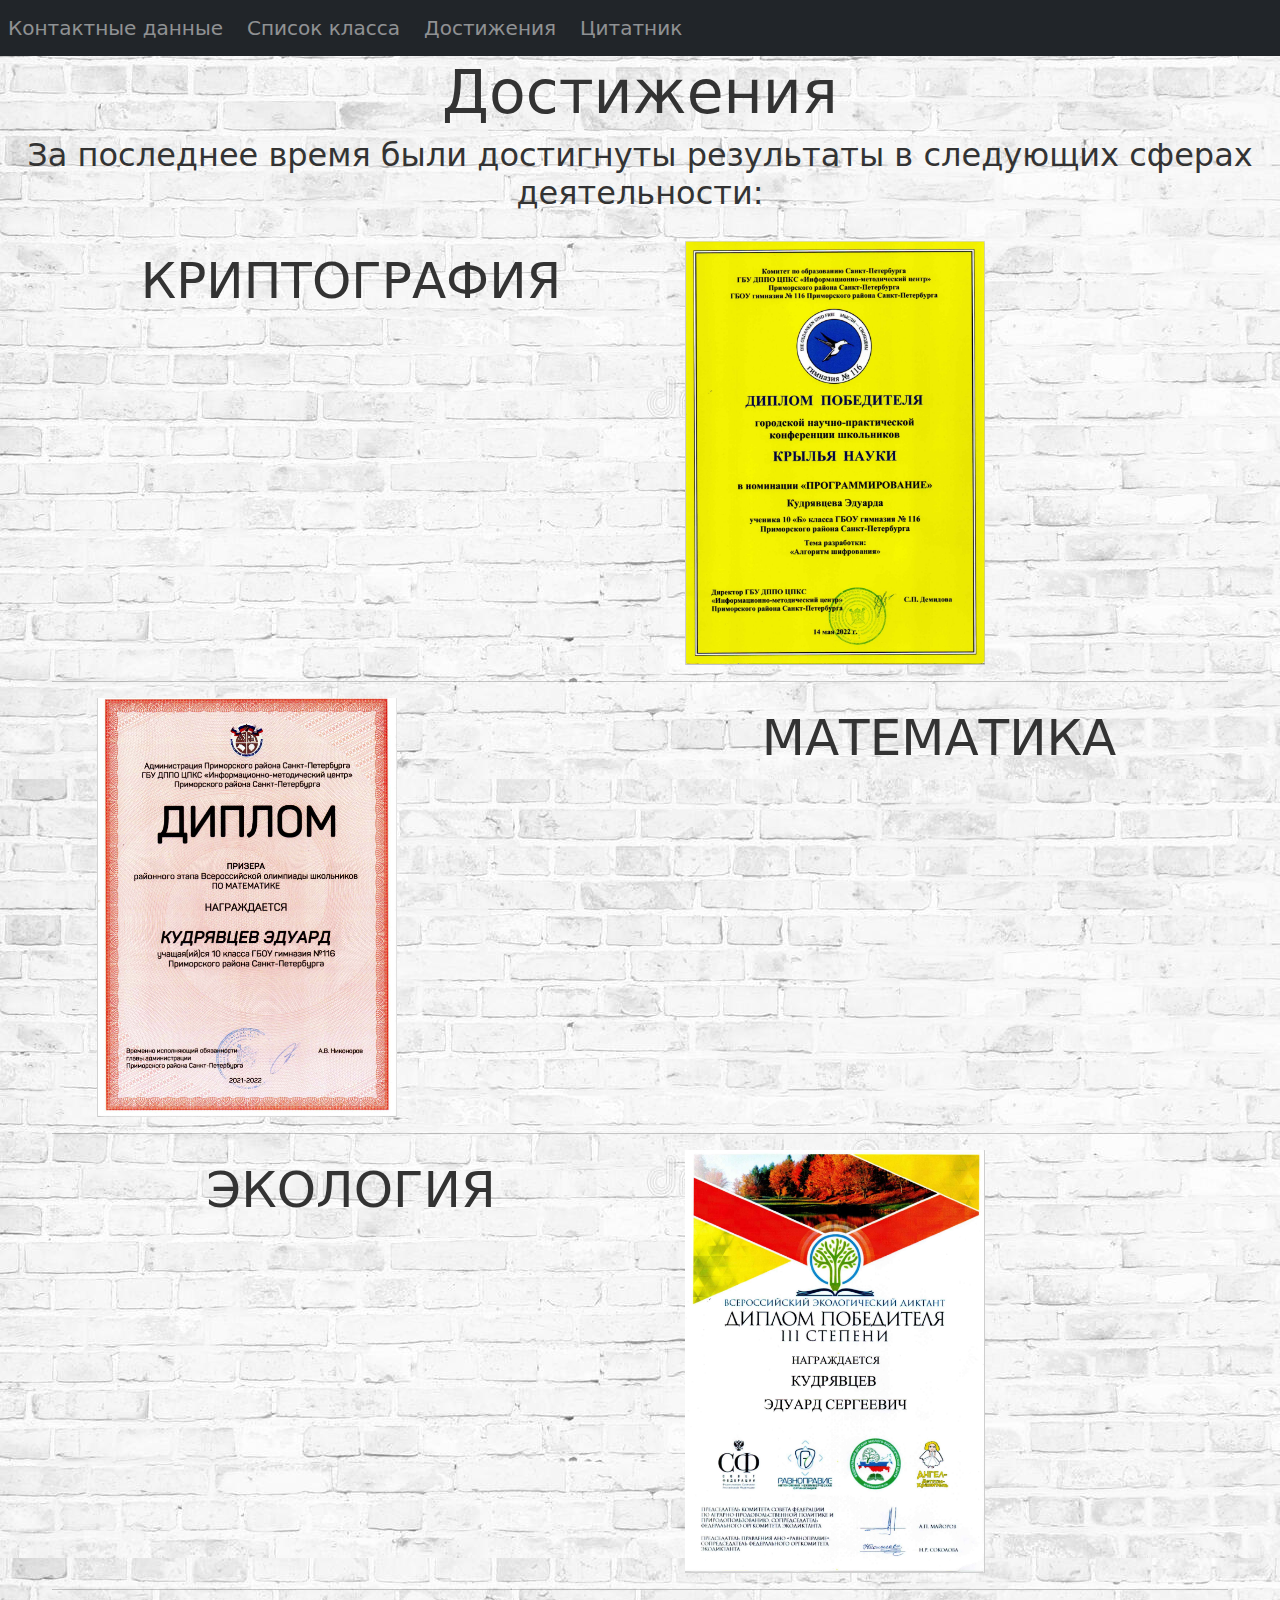
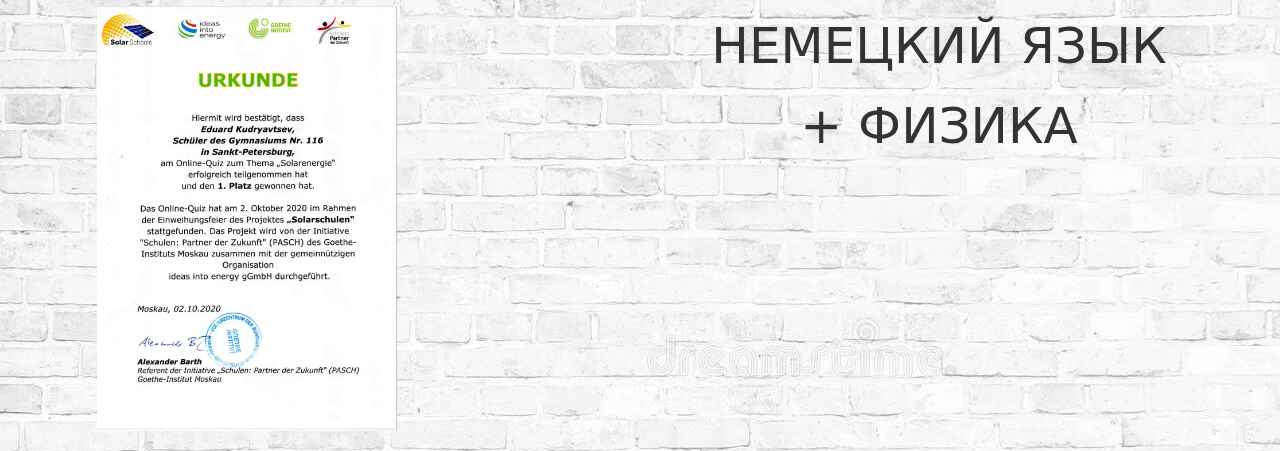
<file: achievements.html>
<!DOCTYPE html>
<html lang="en">
<head>
    <meta charset="UTF-8">
    <title>Достижения</title>
    <link rel="stylesheet" href="css/bootstrap.css">
    <link rel="stylesheet" href="css/special.css">
</head>
<body>
<nav class="navbar navbar-expand-lg navbar-dark bg-dark">
    <div class="collapse navbar-collapse" id="navbarNav">
        <ul class="navbar-nav">


            <li class="nav-item">
                <a class="lead nav-link h6 text-white-50 me-2 mb-0" href="index.html">Контактные данные</a>
            </li>
            <li class="nav-item">
                <a class="lead nav-link h6 text-white-50 me-2 mb-0" href="class_list.html">Список класса</a>
            </li>
            <li class="nav-item">
                <a class="lead nav-link h6 text-white-50 me-2 mb-0" href="achievements.html">Достижения</a>
            </li>
            <li class="nav-item">
                <a class="lead nav-link h6 text-white-50 me-2 mb-0" href="quotes.html">Цитатник</a>
            </li>
        </ul>
    </div>
</nav>





<h1>Достижения</h1>
<h2>За последнее время были достигнуты результаты в следующих сферах деятельности:</h2>
<section class="section">
    <div class="container">

        <div class="services">
            <div class="services__item">
                <div class="services__title">Криптография</div>
            </div>
            <div class="services__item">
                <div class="services__item__">
                    <img src="images/crypto.png" width="" height="" alt="">
                </div>
            </div>
        </div>

        <hr>

        <div class="services">
            <div class="services__item">
                <div class="services__item__">
                    <img src="images/math.png" width="" height="" alt="">
                </div>
            </div>
            <div class="services__item">
                <div class="services__title">Математика</div>
            </div>
        </div>

        <hr>

        <div class="services">
            <div class="services__item">
                <div class="services__title">Экология</div>
            </div>
            <div class="services__item">
                <div class="services__item__">
                    <img src="images/ecology.png" width="" height="" alt="">
                </div>
            </div>
        </div>

        <hr>

        <div class="services">
            <div class="services__item">
                <div class="services__item__">
                    <img src="images/deutsch.png" width="" height="" alt="">
                </div>
            </div>
            <div class="services__item">
                <div class="services__title">Немецкий язык + Физика</div>
            </div>
        </div>

    </div><!-- /.container -->
</section>

</body>
</html>
</file>
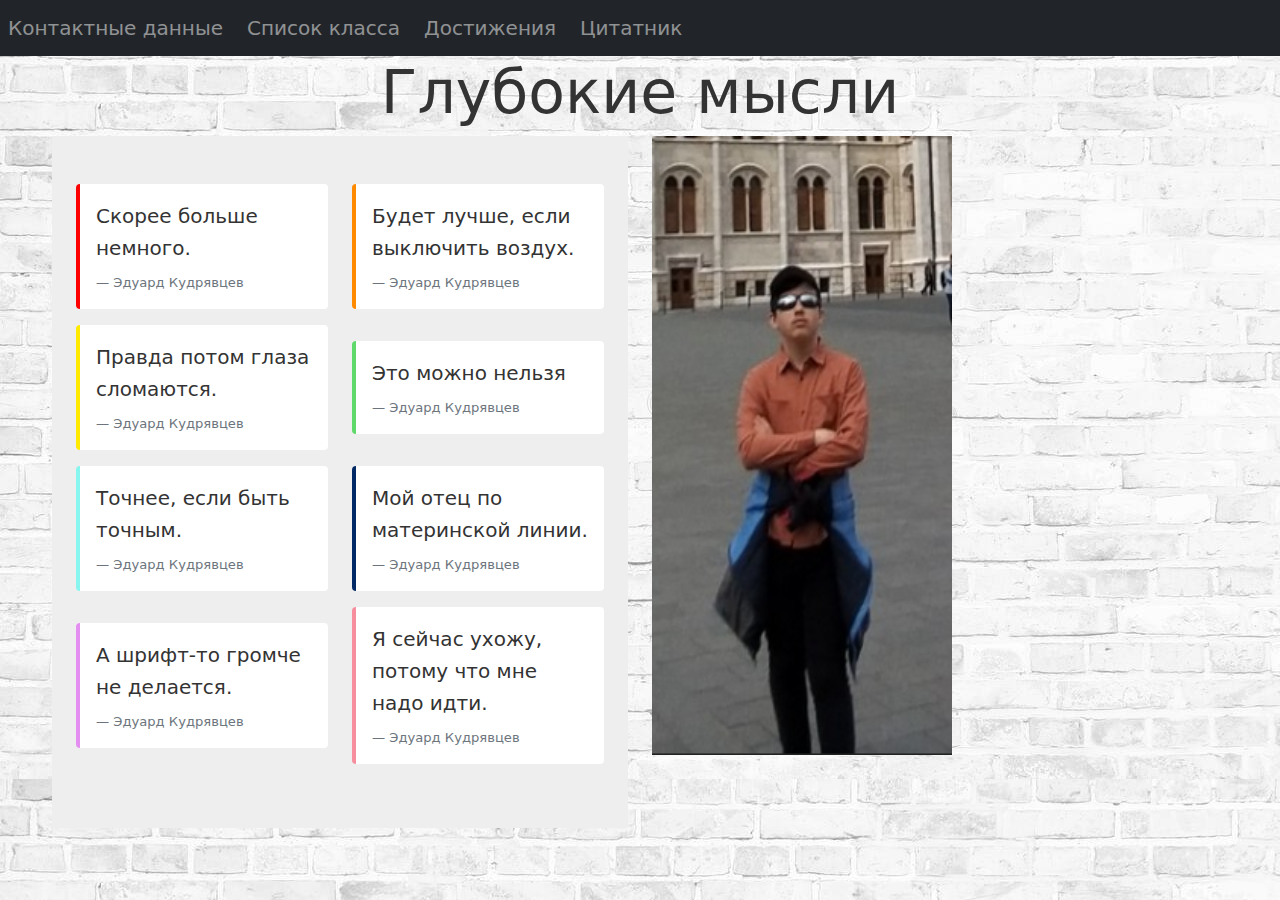
<file: quotes.html>
<!DOCTYPE html>
<html lang="en">
<head>
    <meta charset="UTF-8">
    <title>Цитаты</title>
    <link rel="stylesheet" href="css/bootstrap.css">
    <link rel="stylesheet" href="css/special.css">
</head>
<body>
<nav class="navbar navbar-expand-lg navbar-dark bg-dark">
    <div class="collapse navbar-collapse" id="navbarNav">
        <ul class="navbar-nav">


            <li class="nav-item">
                <a class="lead nav-link h6 text-white-50 me-2 mb-0" href="index.html">Контактные данные</a>
            </li>
            <li class="nav-item">
                <a class="lead nav-link h6 text-white-50 me-2 mb-0" href="class_list.html">Список класса</a>
            </li>
            <li class="nav-item">
                <a class="lead nav-link h6 text-white-50 me-2 mb-0" href="achievements.html">Достижения</a>
            </li>
            <li class="nav-item">
                <a class="lead nav-link h6 text-white-50 me-2 mb-0" href="quotes.html">Цитатник</a>
            </li>
        </ul>
    </div>
</nav>




<h1 align="center">Глубокие мысли</h1>
<div class="container">
    <div class="row">
        <div class="col">
            <section class="vh-50" style="background-color: #eee;">
                <div class="container py-5 h-100">
                    <div class="row d-flex align-items-center h-20">
                        <div class="col col-lg-6 mb-4 mb-lg-0">
                            <figure class="bg-white p-3 rounded" style="border-left: .25rem solid #ff0000;">
                                <blockquote class="blockquote pb-2">
                                    <p>
                                        Скорее больше немного.
                                    </p>
                                </blockquote>
                                <figcaption class="blockquote-footer mb-0 font-italic">
                                    Эдуард Кудрявцев
                                </figcaption>
                            </figure>
                        </div>
                        <div class="col col-lg-6">
                            <figure class="bg-white p-3 rounded" style="border-left: .25rem solid #ff8a00;">
                                <blockquote class="blockquote pb-2">
                                    <p>
                                        Будет лучше, если выключить воздух.
                                    </p>
                                </blockquote>
                                <figcaption class="blockquote-footer mb-0 font-italic">
                                    Эдуард Кудрявцев
                                </figcaption>
                            </figure>
                        </div>
                        <div class="col col-lg-6">
                            <figure class="bg-white p-3 rounded" style="border-left: .25rem solid #ffea00;">
                                <blockquote class="blockquote pb-2">
                                    <p>
                                        Правда потом глаза сломаются.
                                    </p>
                                </blockquote>
                                <figcaption class="blockquote-footer mb-0 font-italic">
                                    Эдуард Кудрявцев
                                </figcaption>
                            </figure>
                        </div>
                        <div class="col col-lg-6">
                            <figure class="bg-white p-3 rounded" style="border-left: .25rem solid #5ed96a;">
                                <blockquote class="blockquote pb-2">
                                    <p>
                                        Это можно нельзя
                                    </p>
                                </blockquote>
                                <figcaption class="blockquote-footer mb-0 font-italic">
                                    Эдуард Кудрявцев
                                </figcaption>
                            </figure>
                        </div>
                    </div>
                    <div class="row d-flex align-items-center h-20">
                        <div class="col col-lg-6 mb-4 mb-lg-0">
                            <figure class="bg-white p-3 rounded" style="border-left: .25rem solid #86f6ef;">
                                <blockquote class="blockquote pb-2">
                                    <p>
                                        Точнее, если быть точным.
                                    </p>
                                </blockquote>
                                <figcaption class="blockquote-footer mb-0 font-italic">
                                    Эдуард Кудрявцев
                                </figcaption>
                            </figure>
                        </div>
                        <div class="col col-lg-6">
                            <figure class="bg-white p-3 rounded" style="border-left: .25rem solid #002965;">
                                <blockquote class="blockquote pb-2">
                                    <p>
                                        Мой отец по материнской линии.
                                    </p>
                                </blockquote>
                                <figcaption class="blockquote-footer mb-0 font-italic">
                                    Эдуард Кудрявцев
                                </figcaption>
                            </figure>
                        </div>
                        <div class="col col-lg-6">
                            <figure class="bg-white p-3 rounded" style="border-left: .25rem solid #e48ef1;">
                                <blockquote class="blockquote pb-2">
                                    <p>
                                        А шрифт-то громче не делается.
                                    </p>
                                </blockquote>
                                <figcaption class="blockquote-footer mb-0 font-italic">
                                    Эдуард Кудрявцев
                                </figcaption>
                            </figure>
                        </div>
                        <div class="col col-lg-6">
                            <figure class="bg-white p-3 rounded" style="border-left: .25rem solid #f68e9d;">
                                <blockquote class="blockquote pb-2">
                                    <p>
                                        Я сейчас ухожу, потому что мне надо идти.
                                    </p>
                                </blockquote>
                                <figcaption class="blockquote-footer mb-0 font-italic">
                                    Эдуард Кудрявцев
                                </figcaption>
                            </figure>
                        </div>
                    </div>
                </div>
            </section>
        </div>
        <div class="col">
            <img src="images/quotes.png" width="413" height="619">
        </div>
    </div>
</div>

</body>
</html>
</file>
<file: css/special.css>
body {
    margin: 0;

    font-size: 15px;
    line-height: 1.6;
    color: #333;
    background-image: url("../images/BG.jpg");
}

.container {
    width: 100%;
    max-width: 1200px;
    margin: 0 auto;
}

.section {
    padding: 20px;
}

.services {
    display: flex;
}

.services__item {
    flex: 1 1 0;
    padding-left: 45px;
    padding-right: 35px;
}

.services__item__ {
    width: 10%;
}

.services__title {
    margin-bottom: 10px;
    text-align: center;
    vertical-align: center;
    font-size: 50px;
    color: #333;
    text-transform: uppercase;
}

.services__main {
    margin-bottom: 10px;
    text-align: center;
    vertical-align: center;
    font-size: 40px;
    color: #333;
}

.services__text {
    font-size: 20px;
    color: #5d5d5d;
}

img {
    width: 300px;
}

h1 {
    font-size: 60px;
    text-align: center;
    vertical-align: center;
}

h2 {
    text-align: center;
    vertical-align: center;
}

table{
text-align: center;
vertical-align: center;
}
</file>
